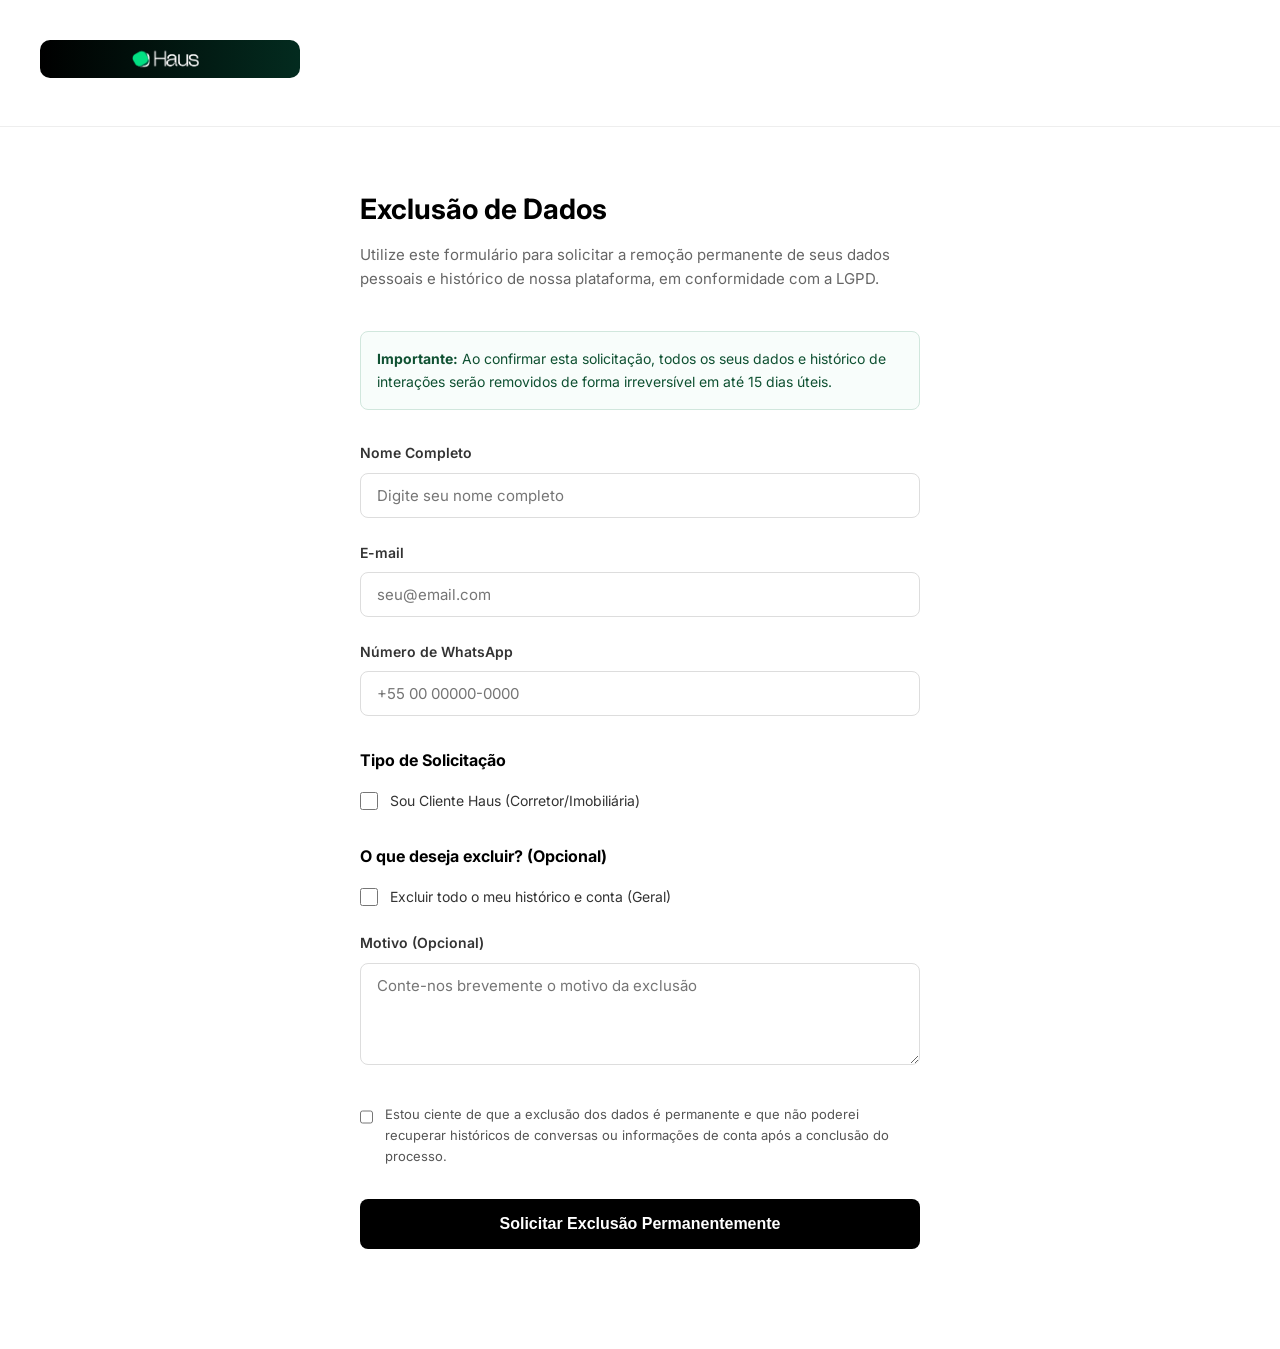
<file: exclusao-de-dados.html>
<!DOCTYPE html>
<html lang="pt-BR">
<head>
    <meta charset="UTF-8">
    <meta name="viewport" content="width=device-width, initial-scale=1.0">
    <title>Solicitação de Exclusão de Dados - Hausbr.com</title>
    <link href="https://fonts.googleapis.com/css2?family=Inter:wght@300;400;600;700&display=swap" rel="stylesheet">
    <style>
        * {
            margin: 0;
            padding: 0;
            box-sizing: border-box;
        }

        body {
            font-family: 'Inter', sans-serif;
            background-color: #ffffff;
            color: #1a1a1a;
            line-height: 1.6;
            padding: 0;
        }

        header {
            padding: 40px;
            background: #ffffff;
            border-bottom: 1px solid #eee;
        }

        .logo-pill {
            background: linear-gradient(90deg, #000000 0%, #032b1f 100%);
            height: 38px;
            border-radius: 10px;
            display: inline-flex;
            align-items: center;
            padding: 0 20px;
            width: 260px;
            justify-content: center;
        }

        .logo-img {
            height: 38px;
            width: auto;
            object-fit: contain;
        }

        .container {
            max-width: 600px;
            margin: 0 auto;
            padding: 60px 20px 100px 20px;
        }

        h1 {
            font-size: 28px;
            font-weight: 700;
            margin-bottom: 12px;
            color: #000;
        }

        p.subtitle {
            font-size: 15px;
            color: #666;
            margin-bottom: 40px;
        }

        .form-group {
            margin-bottom: 24px;
        }

        label {
            display: block;
            font-size: 14px;
            font-weight: 600;
            margin-bottom: 8px;
            color: #333;
        }

        input[type="text"],
        input[type="email"],
        input[type="tel"],
        textarea {
            width: 100%;
            padding: 12px 16px;
            border: 1px solid #ddd;
            border-radius: 8px;
            font-family: 'Inter', sans-serif;
            font-size: 15px;
            transition: border-color 0.2s, box-shadow 0.2s;
            outline: none;
        }

        input:focus, textarea:focus {
            border-color: #008f5d;
            box-shadow: 0 0 0 3px rgba(0, 143, 93, 0.1);
        }

        .checkbox-group {
            display: flex;
            align-items: center;
            gap: 12px;
            margin-bottom: 12px;
            cursor: pointer;
        }

        .checkbox-group input {
            width: 18px;
            height: 18px;
            cursor: pointer;
            accent-color: #008f5d;
        }

        .checkbox-group label {
            margin-bottom: 0;
            font-weight: 400;
            cursor: pointer;
        }

        .section-title {
            font-size: 16px;
            font-weight: 700;
            margin-top: 32px;
            margin-bottom: 16px;
            color: #000;
        }

        .btn-submit {
            width: 100%;
            background: #000;
            color: #fff;
            border: none;
            padding: 16px;
            border-radius: 8px;
            font-size: 16px;
            font-weight: 600;
            cursor: pointer;
            transition: background 0.2s, transform 0.1s;
            margin-top: 20px;
        }

        .btn-submit:hover {
            background: #333;
        }

        .btn-submit:active {
            transform: scale(0.98);
        }

        .alert-info {
            background: #f8fdfb;
            border: 1px solid #d1e7dd;
            padding: 16px;
            border-radius: 8px;
            font-size: 14px;
            color: #0f5132;
            margin-bottom: 32px;
        }

        @media (max-width: 600px) {
            header {
                padding: 20px;
            }
            .container {
                padding-top: 40px;
            }
        }
    </style>
</head>
<body>
    <header>
        <div class="logo-pill">
            <img src="Haus - Logo.png" alt="Haus Logo" class="logo-img">
        </div>
    </header>

    <div class="container" id="formContainer">
        <h1>Exclusão de Dados</h1>
        <p class="subtitle">Utilize este formulário para solicitar a remoção permanente de seus dados pessoais e histórico de nossa plataforma, em conformidade com a LGPD.</p>

        <div class="alert-info">
            <strong>Importante:</strong> Ao confirmar esta solicitação, todos os seus dados e histórico de interações serão removidos de forma irreversível em até 15 dias úteis.
        </div>

        <form id="exclusionForm">
            <div class="form-group">
                <label for="fullName">Nome Completo</label>
                <input type="text" id="fullName" name="fullName" placeholder="Digite seu nome completo" required>
            </div>

            <div class="form-group">
                <label for="email">E-mail</label>
                <input type="email" id="email" name="email" placeholder="seu@email.com" required>
            </div>

            <div class="form-group">
                <label for="whatsapp">Número de WhatsApp</label>
                <input type="tel" id="whatsapp" name="whatsapp" placeholder="+55 00 00000-0000" required>
            </div>

            <div class="section-title">Tipo de Solicitação</div>
            <div class="checkbox-group">
                <input type="checkbox" id="isClient" name="isClient">
                <label for="isClient">Sou Cliente Haus (Corretor/Imobiliária)</label>
            </div>

            <div class="section-title">O que deseja excluir? (Opcional)</div>
            <div class="checkbox-group">
                <input type="checkbox" id="deleteAll" name="deleteAll">
                <label for="deleteAll">Excluir todo o meu histórico e conta (Geral)</label>
            </div>

            <div class="form-group" style="margin-top: 24px;">
                <label for="reason">Motivo (Opcional)</label>
                <textarea id="reason" name="reason" rows="4" placeholder="Conte-nos brevemente o motivo da exclusão"></textarea>
            </div>

            <div class="checkbox-group" style="margin-top: 32px; align-items: flex-start;">
                <input type="checkbox" id="agreement" name="agreement" required style="margin-top: 4px;">
                <label for="agreement" style="font-size: 13px; color: #555;">
                    Estou ciente de que a exclusão dos dados é permanente e que não poderei recuperar históricos de conversas ou informações de conta após a conclusão do processo.
                </label>
            </div>

            <button type="submit" class="btn-submit">Solicitar Exclusão Permanentemente</button>
        </form>
    </div>

    <!-- Mensagem de Sucesso (Inicialmente Escondida) -->
    <div class="container" id="successContainer" style="display: none; padding-top: 60px;">
        <h1 style="color: #008f5d; margin-bottom: 24px;">Solicitação Enviada!</h1>
        <p class="subtitle" style="text-align: left; margin-bottom: 32px;">Recebemos sua solicitação de exclusão de dados com sucesso. Nossa equipe de privacidade irá processar o pedido e retornaremos o contato em breve através do e-mail informado.</p>
        <a href="index.html" style="color: #008f5d; font-weight: 700; text-decoration: none; font-size: 16px;">Voltar ao início</a>
    </div>

    <script>
        // Máscara para WhatsApp
        const whatsappInput = document.getElementById('whatsapp');
        
        whatsappInput.addEventListener('input', function (e) {
            let x = e.target.value.replace(/\D/g, '').match(/(\d{0,2})(\d{0,2})(\d{0,5})(\d{0,4})/);
            
            if (!x[1]) {
                e.target.value = '';
            } else if (!x[2] && x[1]) {
                e.target.value = '+' + x[1];
            } else if (x[2] && !x[3]) {
                e.target.value = '+' + x[1] + ' (' + x[2];
            } else if (x[3] && !x[4]) {
                e.target.value = '+' + x[1] + ' (' + x[2] + ') ' + x[3];
            } else if (x[4]) {
                e.target.value = '+' + x[1] + ' (' + x[2] + ') ' + x[3] + '-' + x[4];
            }
        });

        // Manipulação do Formulário
        document.getElementById('exclusionForm').addEventListener('submit', function(e) {
            e.preventDefault();
            
            // Simula o processamento e mostra mensagem de sucesso
            document.getElementById('formContainer').style.display = 'none';
            document.getElementById('successContainer').style.display = 'block';
            
            // Aqui futuramente será feita a conexão com o banco de dados
            console.log("Dados coletados para envio.");
        });
    </script>
</body>
</html>
</file>
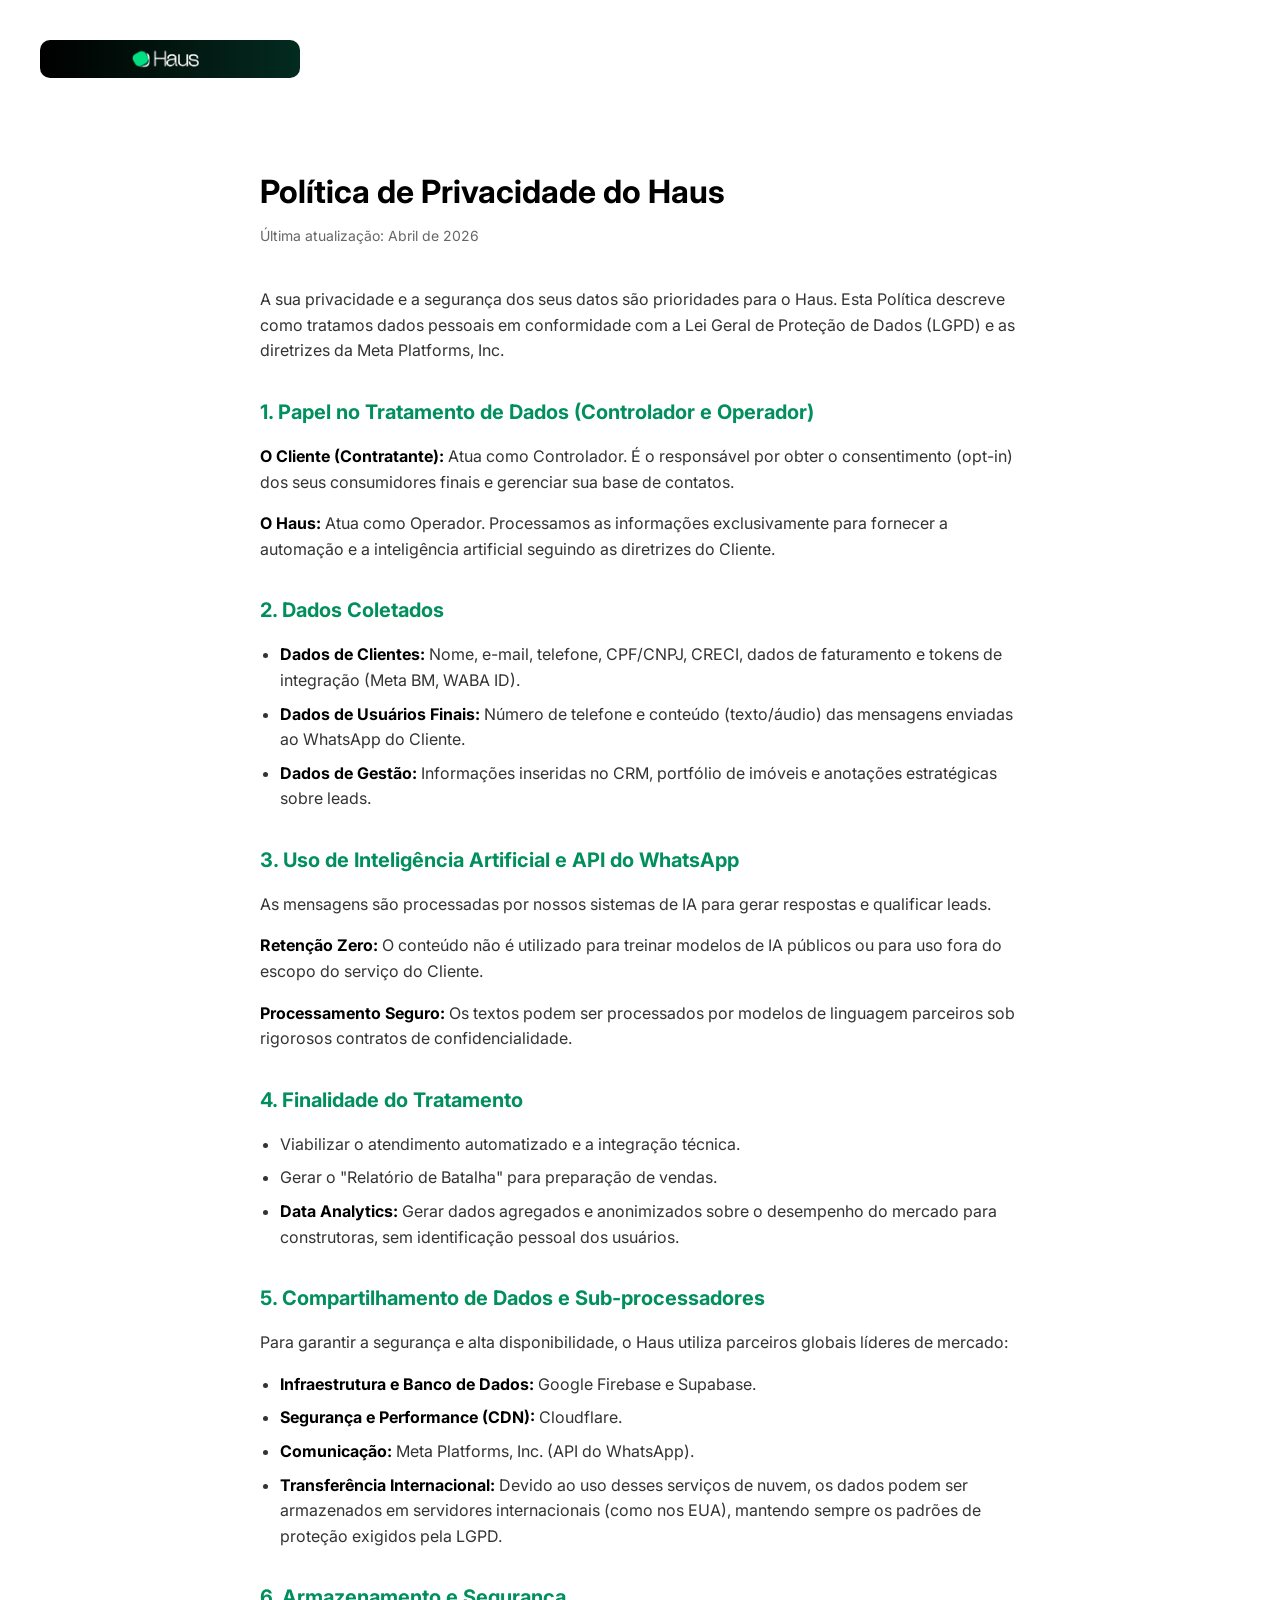
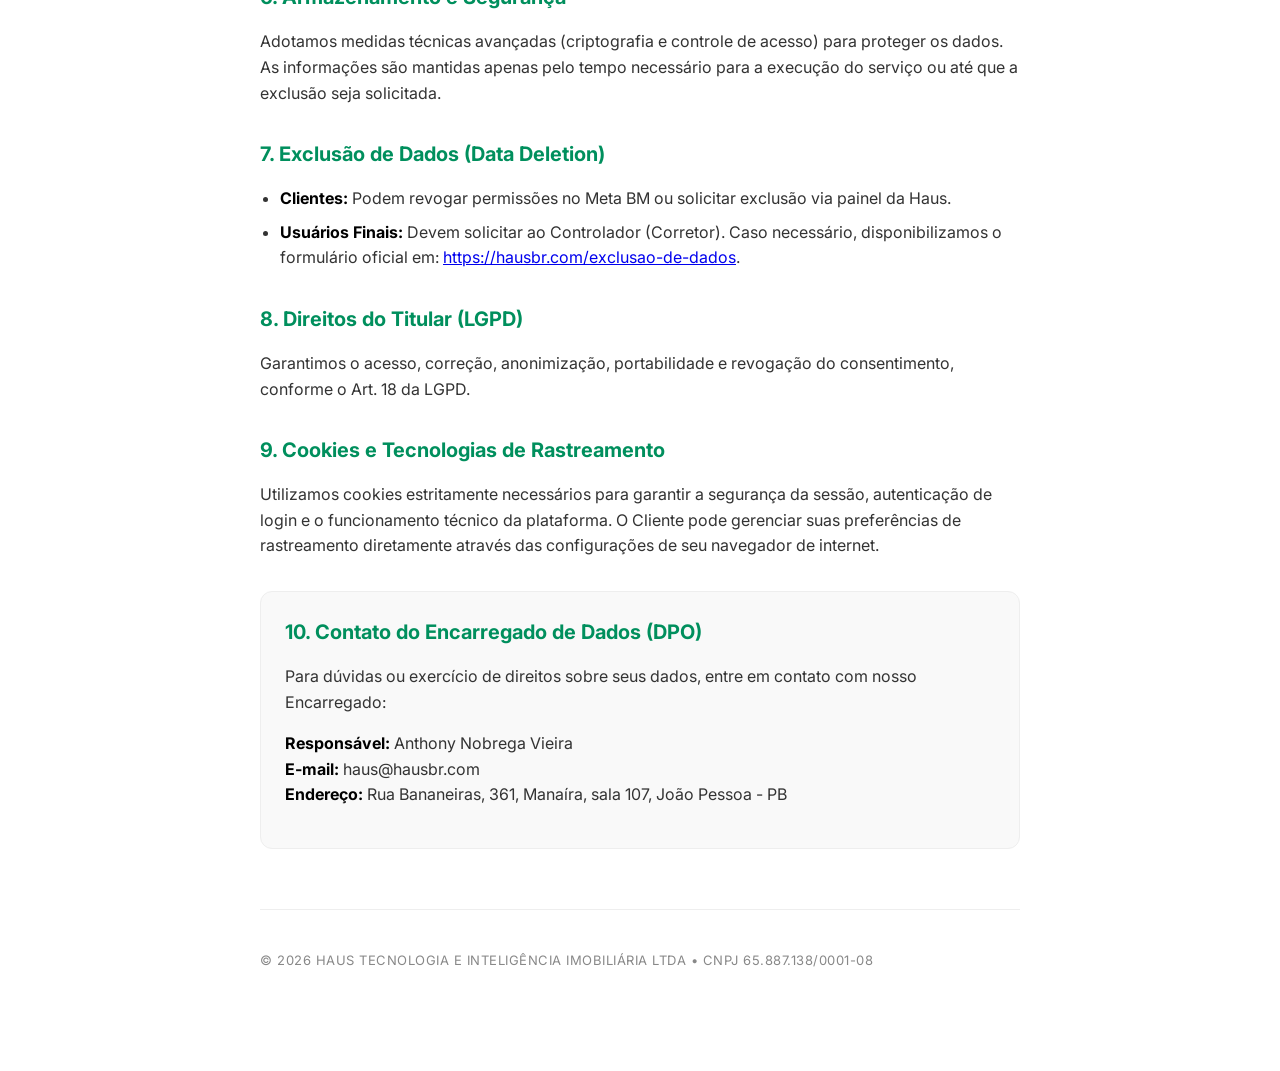
<file: politica-de-privacidade.html>
<!DOCTYPE html>
<html lang="pt-BR">
<head>
    <meta charset="UTF-8">
    <meta name="viewport" content="width=device-width, initial-scale=1.0">
    <title>Política de Privacidade - Hausbr.com</title>
    <link href="https://fonts.googleapis.com/css2?family=Inter:wght@300;400;600;700&display=swap" rel="stylesheet">
    <style>
        * {
            margin: 0;
            padding: 0;
            box-sizing: border-box;
        }

        body {
            font-family: 'Inter', sans-serif;
            background-color: #ffffff;
            color: #1a1a1a;
            line-height: 1.6;
            padding: 0;
        }

        header {
            padding: 40px;
            position: sticky;
            top: 0;
            background: rgba(255, 255, 255, 0.9);
            backdrop-filter: blur(10px);
            z-index: 100;
        }

        .logo-pill {
            background: linear-gradient(90deg, #000000 0%, #032b1f 100%);
            height: 38px;
            border-radius: 10px;
            display: inline-flex;
            align-items: center;
            padding: 0 20px;
            width: 260px;
            justify-content: center;
        }

        .logo-img {
            height: 38px;
            width: auto;
            object-fit: contain;
        }

        .container {
            max-width: 800px;
            margin: 0 auto;
            padding: 40px 20px 100px 20px;
        }

        h1 {
            font-size: 32px;
            font-weight: 700;
            margin-bottom: 8px;
            color: #000;
        }

        .last-update {
            font-size: 14px;
            color: #666;
            margin-bottom: 40px;
        }

        section {
            margin-bottom: 32px;
        }

        h2 {
            font-size: 20px;
            font-weight: 700;
            margin-bottom: 16px;
            color: #008f5d; /* Verde Haus para destaque */
        }

        p {
            margin-bottom: 16px;
            color: #333;
            font-size: 16px;
        }

        strong {
            color: #000;
        }

        ul {
            margin-bottom: 16px;
            padding-left: 20px;
        }

        li {
            margin-bottom: 8px;
            color: #333;
        }

        footer {
            margin-top: 60px;
            padding-top: 40px;
            border-top: 1px solid #eee;
            color: #888;
            font-size: 13px;
            text-transform: uppercase;
            letter-spacing: 0.5px;
        }

        .contact-info {
            background: #f9f9f9;
            padding: 24px;
            border-radius: 12px;
            border: 1px solid #eee;
        }

        @media (max-width: 600px) {
            header {
                padding: 20px;
            }
            .container {
                padding-top: 20px;
            }
            h1 {
                font-size: 24px;
            }
        }
    </style>
</head>
<body>
    <header>
        <div class="logo-pill">
            <img src="Haus - Logo.png" alt="Haus Logo" class="logo-img">
        </div>
    </header>

    <div class="container">
        <h1>Política de Privacidade do Haus</h1>
        <p class="last-update">Última atualização: Abril de 2026</p>

        <section>
            <p>A sua privacidade e a segurança dos seus datos são prioridades para o Haus. Esta Política descreve como tratamos dados pessoais em conformidade com a Lei Geral de Proteção de Dados (LGPD) e as diretrizes da Meta Platforms, Inc.</p>
        </section>

        <section>
            <h2>1. Papel no Tratamento de Dados (Controlador e Operador)</h2>
            <p><strong>O Cliente (Contratante):</strong> Atua como Controlador. É o responsável por obter o consentimento (opt-in) dos seus consumidores finais e gerenciar sua base de contatos.</p>
            <p><strong>O Haus:</strong> Atua como Operador. Processamos as informações exclusivamente para fornecer a automação e a inteligência artificial seguindo as diretrizes do Cliente.</p>
        </section>

        <section>
            <h2>2. Dados Coletados</h2>
            <ul>
                <li><strong>Dados de Clientes:</strong> Nome, e-mail, telefone, CPF/CNPJ, CRECI, dados de faturamento e tokens de integração (Meta BM, WABA ID).</li>
                <li><strong>Dados de Usuários Finais:</strong> Número de telefone e conteúdo (texto/áudio) das mensagens enviadas ao WhatsApp do Cliente.</li>
                <li><strong>Dados de Gestão:</strong> Informações inseridas no CRM, portfólio de imóveis e anotações estratégicas sobre leads.</li>
            </ul>
        </section>

        <section>
            <h2>3. Uso de Inteligência Artificial e API do WhatsApp</h2>
            <p>As mensagens são processadas por nossos sistemas de IA para gerar respostas e qualificar leads.</p>
            <p><strong>Retenção Zero:</strong> O conteúdo não é utilizado para treinar modelos de IA públicos ou para uso fora do escopo do serviço do Cliente.</p>
            <p><strong>Processamento Seguro:</strong> Os textos podem ser processados por modelos de linguagem parceiros sob rigorosos contratos de confidencialidade.</p>
        </section>

        <section>
            <h2>4. Finalidade do Tratamento</h2>
            <ul>
                <li>Viabilizar o atendimento automatizado e a integração técnica.</li>
                <li>Gerar o "Relatório de Batalha" para preparação de vendas.</li>
                <li><strong>Data Analytics:</strong> Gerar dados agregados e anonimizados sobre o desempenho do mercado para construtoras, sem identificação pessoal dos usuários.</li>
            </ul>
        </section>

        <section>
            <h2>5. Compartilhamento de Dados e Sub-processadores</h2>
            <p>Para garantir a segurança e alta disponibilidade, o Haus utiliza parceiros globais líderes de mercado:</p>
            <ul>
                <li><strong>Infraestrutura e Banco de Dados:</strong> Google Firebase e Supabase.</li>
                <li><strong>Segurança e Performance (CDN):</strong> Cloudflare.</li>
                <li><strong>Comunicação:</strong> Meta Platforms, Inc. (API do WhatsApp).</li>
                <li><strong>Transferência Internacional:</strong> Devido ao uso desses serviços de nuvem, os dados podem ser armazenados em servidores internacionais (como nos EUA), mantendo sempre os padrões de proteção exigidos pela LGPD.</li>
            </ul>
        </section>

        <section>
            <h2>6. Armazenamento e Segurança</h2>
            <p>Adotamos medidas técnicas avançadas (criptografia e controle de acesso) para proteger os dados. As informações são mantidas apenas pelo tempo necessário para a execução do serviço ou até que a exclusão seja solicitada.</p>
        </section>

        <section>
            <h2>7. Exclusão de Dados (Data Deletion)</h2>
            <ul>
                <li><strong>Clientes:</strong> Podem revogar permissões no Meta BM ou solicitar exclusão via painel da Haus.</li>
                <li><strong>Usuários Finais:</strong> Devem solicitar ao Controlador (Corretor). Caso necessário, disponibilizamos o formulário oficial em: <a href="https://hausbr.com/exclusao-de-dados">https://hausbr.com/exclusao-de-dados</a>.</li>
            </ul>
        </section>

        <section>
            <h2>8. Direitos do Titular (LGPD)</h2>
            <p>Garantimos o acesso, correção, anonimização, portabilidade e revogação do consentimento, conforme o Art. 18 da LGPD.</p>
        </section>

        <section>
            <h2>9. Cookies e Tecnologias de Rastreamento</h2>
            <p>Utilizamos cookies estritamente necessários para garantir a segurança da sessão, autenticação de login e o funcionamento técnico da plataforma. O Cliente pode gerenciar suas preferências de rastreamento diretamente através das configurações de seu navegador de internet.</p>
        </section>

        <section class="contact-info">
            <h2>10. Contato do Encarregado de Dados (DPO)</h2>
            <p>Para dúvidas ou exercício de direitos sobre seus dados, entre em contato com nosso Encarregado:</p>
            <p>
                <strong>Responsável:</strong> Anthony Nobrega Vieira<br>
                <strong>E-mail:</strong> haus@hausbr.com<br>
                <strong>Endereço:</strong> Rua Bananeiras, 361, Manaíra, sala 107, João Pessoa - PB
            </p>
        </section>

        <footer>
            © 2026 Haus Tecnologia e Inteligência Imobiliária Ltda • CNPJ 65.887.138/0001-08
        </footer>
    </div>
</body>
</html>
</file>
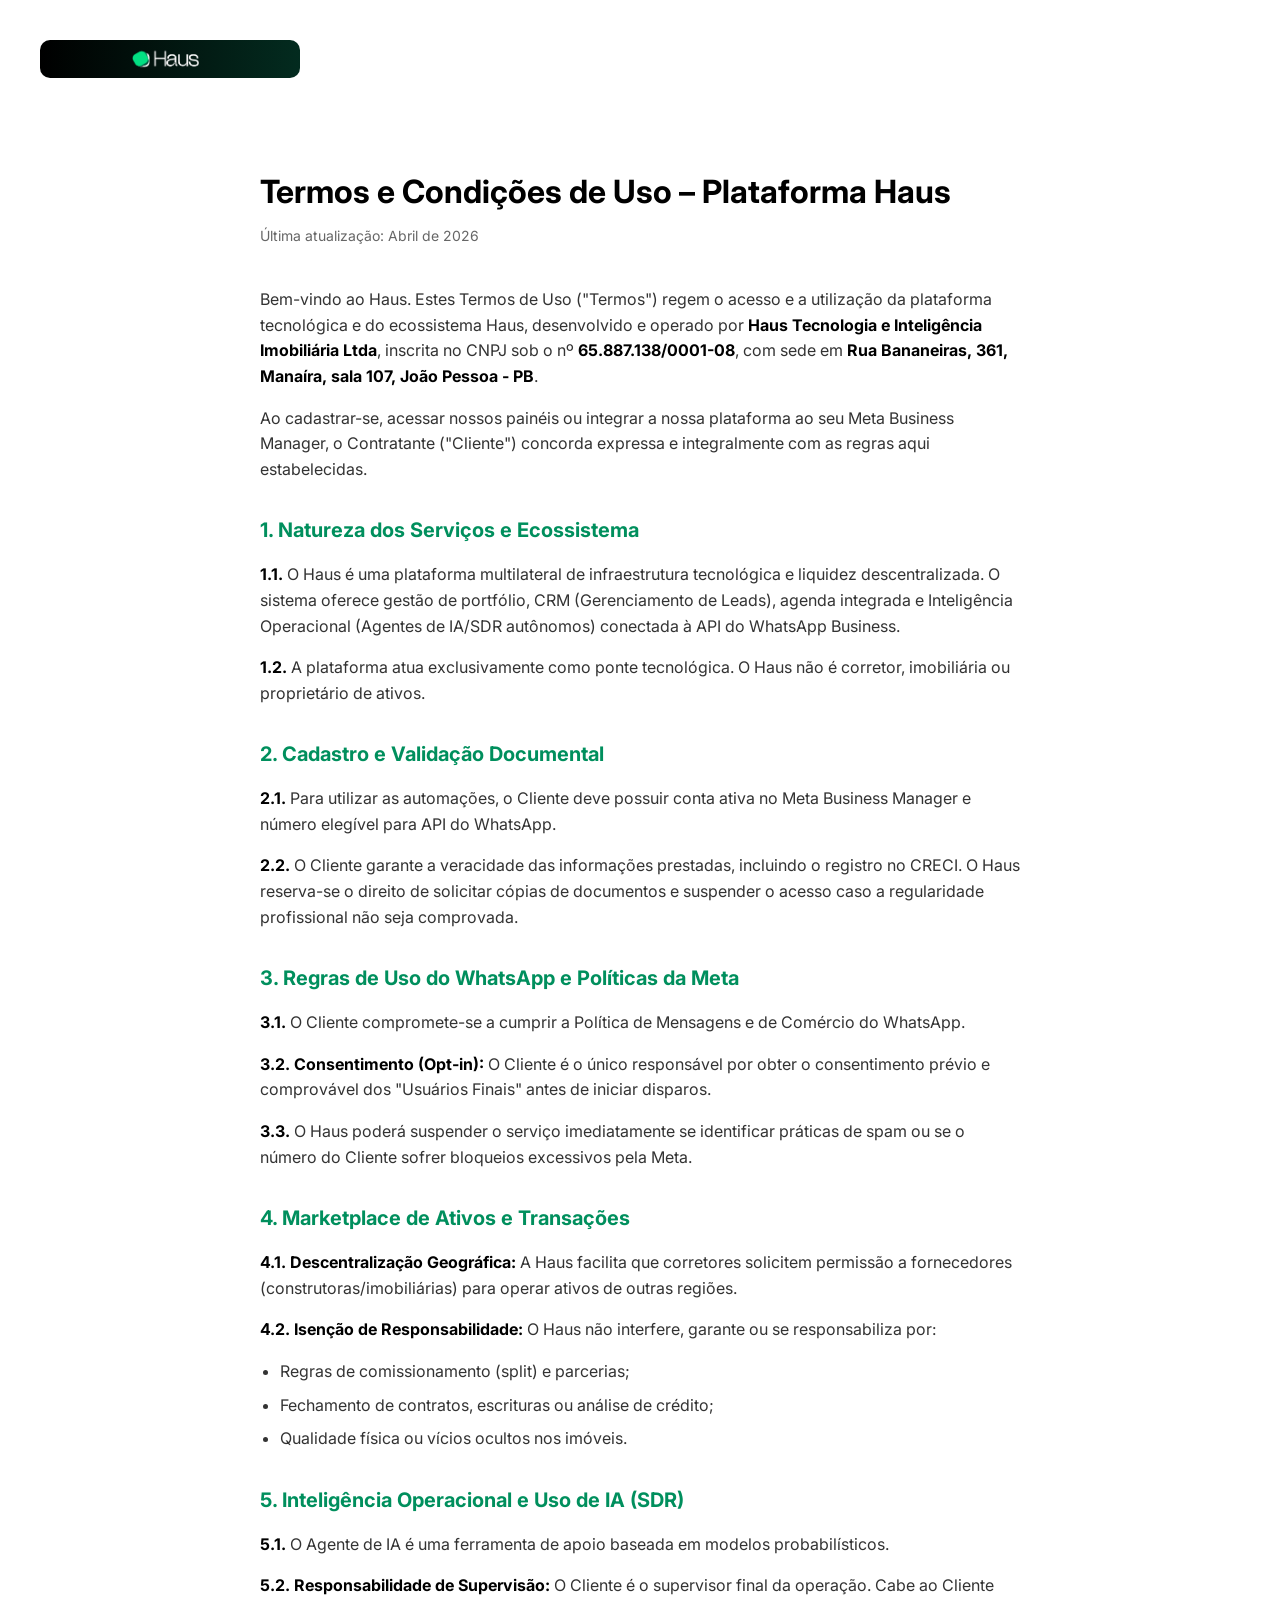
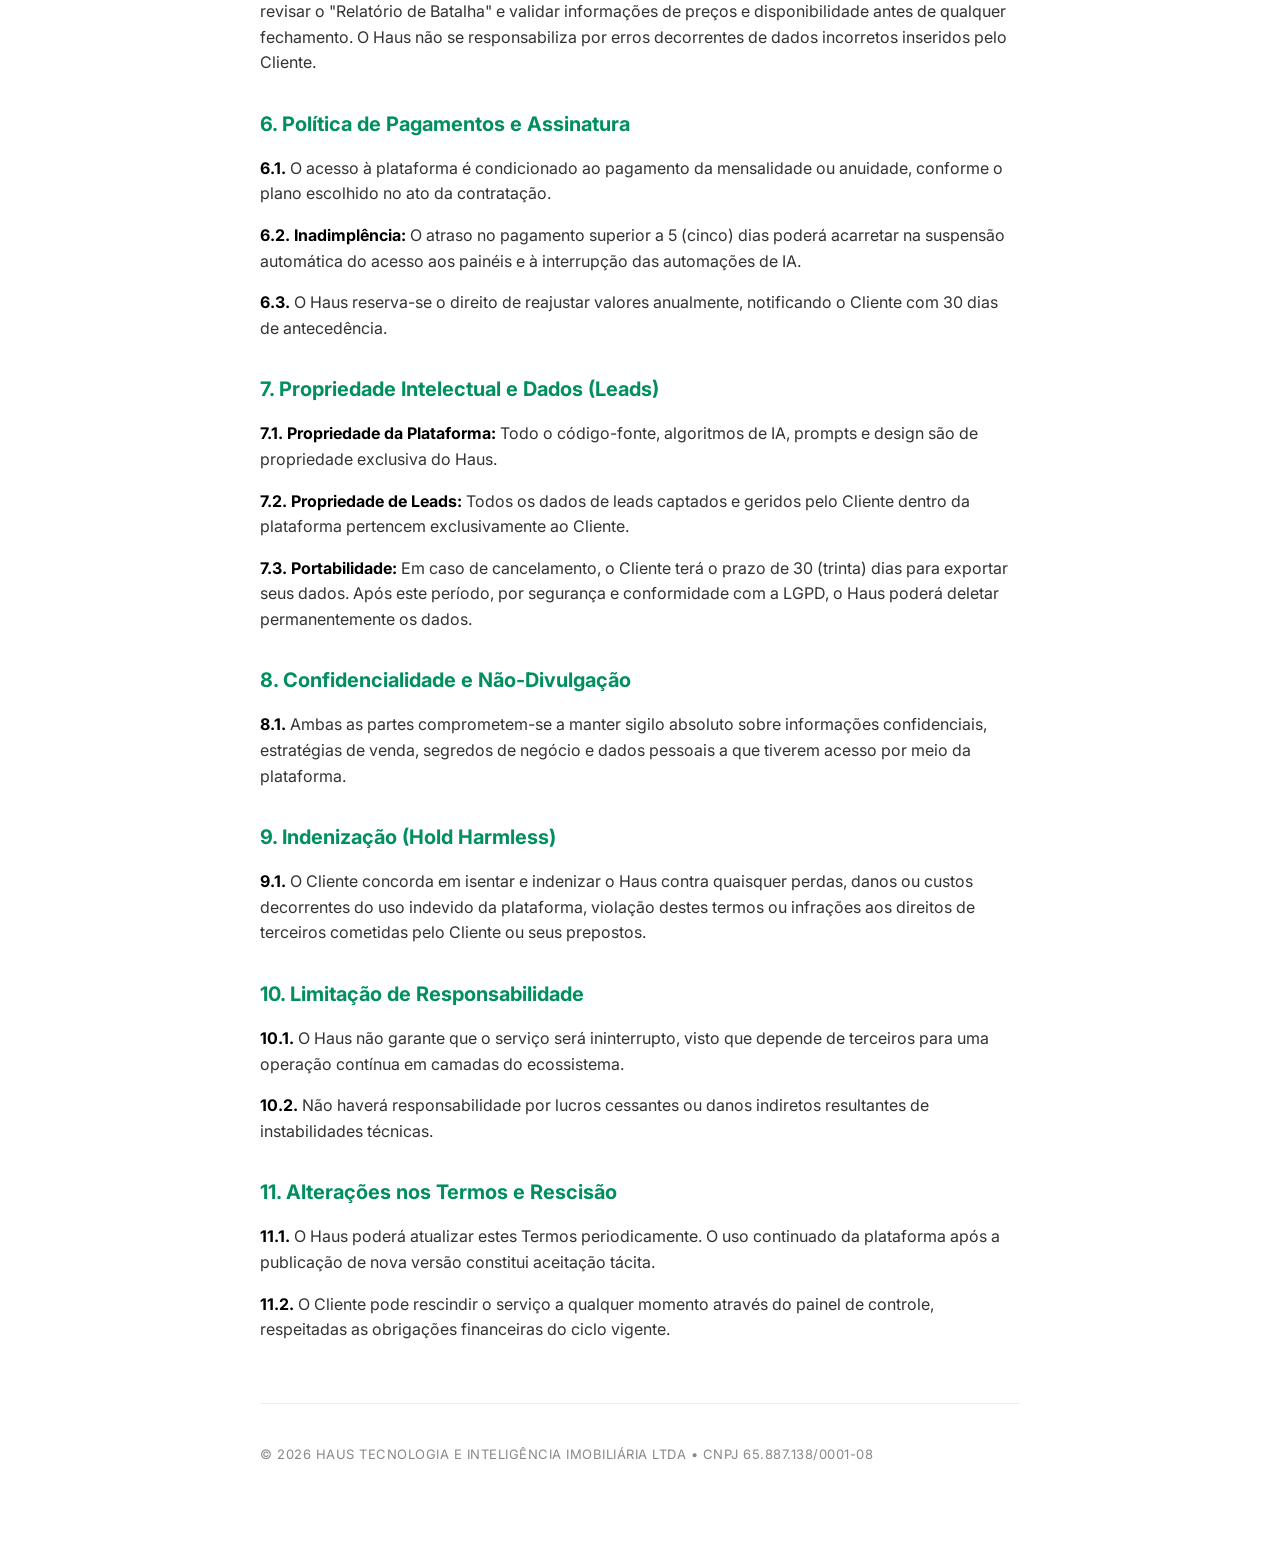
<file: termos-de-uso.html>
<!DOCTYPE html>
<html lang="pt-BR">
<head>
    <meta charset="UTF-8">
    <meta name="viewport" content="width=device-width, initial-scale=1.0">
    <title>Termos e Condições de Uso - Hausbr.com</title>
    <link href="https://fonts.googleapis.com/css2?family=Inter:wght@300;400;600;700&display=swap" rel="stylesheet">
    <style>
        * {
            margin: 0;
            padding: 0;
            box-sizing: border-box;
        }

        body {
            font-family: 'Inter', sans-serif;
            background-color: #ffffff;
            color: #1a1a1a;
            line-height: 1.6;
            padding: 0;
        }

        header {
            padding: 40px;
            position: sticky;
            top: 0;
            background: rgba(255, 255, 255, 0.9);
            backdrop-filter: blur(10px);
            z-index: 100;
        }

        .logo-pill {
            background: linear-gradient(90deg, #000000 0%, #032b1f 100%);
            height: 38px;
            border-radius: 10px;
            display: inline-flex;
            align-items: center;
            padding: 0 20px;
            width: 260px;
            justify-content: center;
        }

        .logo-img {
            height: 38px;
            width: auto;
            object-fit: contain;
        }

        .container {
            max-width: 800px;
            margin: 0 auto;
            padding: 40px 20px 100px 20px;
        }

        h1 {
            font-size: 32px;
            font-weight: 700;
            margin-bottom: 8px;
            color: #000;
        }

        .last-update {
            font-size: 14px;
            color: #666;
            margin-bottom: 40px;
        }

        section {
            margin-bottom: 32px;
        }

        h2 {
            font-size: 20px;
            font-weight: 700;
            margin-bottom: 16px;
            color: #008f5d; /* Verde Haus para destaque */
        }

        p {
            margin-bottom: 16px;
            color: #333;
            font-size: 16px;
        }

        strong {
            color: #000;
        }

        ul {
            margin-bottom: 16px;
            padding-left: 20px;
        }

        li {
            margin-bottom: 8px;
            color: #333;
        }

        footer {
            margin-top: 60px;
            padding-top: 40px;
            border-top: 1px solid #eee;
            color: #888;
            font-size: 13px;
            text-transform: uppercase;
            letter-spacing: 0.5px;
        }

        @media (max-width: 600px) {
            header {
                padding: 20px;
            }
            .container {
                padding-top: 20px;
            }
            h1 {
                font-size: 24px;
            }
        }
    </style>
</head>
<body>
    <header>
        <div class="logo-pill">
            <img src="Haus - Logo.png" alt="Haus Logo" class="logo-img">
        </div>
    </header>

    <div class="container">
        <h1>Termos e Condições de Uso – Plataforma Haus</h1>
        <p class="last-update">Última atualização: Abril de 2026</p>

        <section>
            <p>Bem-vindo ao Haus. Estes Termos de Uso ("Termos") regem o acesso e a utilização da plataforma tecnológica e do ecossistema Haus, desenvolvido e operado por <strong>Haus Tecnologia e Inteligência Imobiliária Ltda</strong>, inscrita no CNPJ sob o nº <strong>65.887.138/0001-08</strong>, com sede em <strong>Rua Bananeiras, 361, Manaíra, sala 107, João Pessoa - PB</strong>.</p>
            <p>Ao cadastrar-se, acessar nossos painéis ou integrar a nossa plataforma ao seu Meta Business Manager, o Contratante ("Cliente") concorda expressa e integralmente com as regras aqui estabelecidas.</p>
        </section>

        <section>
            <h2>1. Natureza dos Serviços e Ecossistema</h2>
            <p><strong>1.1.</strong> O Haus é uma plataforma multilateral de infraestrutura tecnológica e liquidez descentralizada. O sistema oferece gestão de portfólio, CRM (Gerenciamento de Leads), agenda integrada e Inteligência Operacional (Agentes de IA/SDR autônomos) conectada à API do WhatsApp Business.</p>
            <p><strong>1.2.</strong> A plataforma atua exclusivamente como ponte tecnológica. O Haus não é corretor, imobiliária ou proprietário de ativos.</p>
        </section>

        <section>
            <h2>2. Cadastro e Validação Documental</h2>
            <p><strong>2.1.</strong> Para utilizar as automações, o Cliente deve possuir conta ativa no Meta Business Manager e número elegível para API do WhatsApp.</p>
            <p><strong>2.2.</strong> O Cliente garante a veracidade das informações prestadas, incluindo o registro no CRECI. O Haus reserva-se o direito de solicitar cópias de documentos e suspender o acesso caso a regularidade profissional não seja comprovada.</p>
        </section>

        <section>
            <h2>3. Regras de Uso do WhatsApp e Políticas da Meta</h2>
            <p><strong>3.1.</strong> O Cliente compromete-se a cumprir a Política de Mensagens e de Comércio do WhatsApp.</p>
            <p><strong>3.2. Consentimento (Opt-in):</strong> O Cliente é o único responsável por obter o consentimento prévio e comprovável dos "Usuários Finais" antes de iniciar disparos.</p>
            <p><strong>3.3.</strong> O Haus poderá suspender o serviço imediatamente se identificar práticas de spam ou se o número do Cliente sofrer bloqueios excessivos pela Meta.</p>
        </section>

        <section>
            <h2>4. Marketplace de Ativos e Transações</h2>
            <p><strong>4.1. Descentralização Geográfica:</strong> A Haus facilita que corretores solicitem permissão a fornecedores (construtoras/imobiliárias) para operar ativos de outras regiões.</p>
            <p><strong>4.2. Isenção de Responsabilidade:</strong> O Haus não interfere, garante ou se responsabiliza por:</p>
            <ul>
                <li>Regras de comissionamento (split) e parcerias;</li>
                <li>Fechamento de contratos, escrituras ou análise de crédito;</li>
                <li>Qualidade física ou vícios ocultos nos imóveis.</li>
            </ul>
        </section>

        <section>
            <h2>5. Inteligência Operacional e Uso de IA (SDR)</h2>
            <p><strong>5.1.</strong> O Agente de IA é uma ferramenta de apoio baseada em modelos probabilísticos.</p>
            <p><strong>5.2. Responsabilidade de Supervisão:</strong> O Cliente é o supervisor final da operação. Cabe ao Cliente revisar o "Relatório de Batalha" e validar informações de preços e disponibilidade antes de qualquer fechamento. O Haus não se responsabiliza por erros decorrentes de dados incorretos inseridos pelo Cliente.</p>
        </section>

        <section>
            <h2>6. Política de Pagamentos e Assinatura</h2>
            <p><strong>6.1.</strong> O acesso à plataforma é condicionado ao pagamento da mensalidade ou anuidade, conforme o plano escolhido no ato da contratação.</p>
            <p><strong>6.2. Inadimplência:</strong> O atraso no pagamento superior a 5 (cinco) dias poderá acarretar na suspensão automática do acesso aos painéis e à interrupção das automações de IA.</p>
            <p><strong>6.3.</strong> O Haus reserva-se o direito de reajustar valores anualmente, notificando o Cliente com 30 dias de antecedência.</p>
        </section>

        <section>
            <h2>7. Propriedade Intelectual e Dados (Leads)</h2>
            <p><strong>7.1. Propriedade da Plataforma:</strong> Todo o código-fonte, algoritmos de IA, prompts e design são de propriedade exclusiva do Haus.</p>
            <p><strong>7.2. Propriedade de Leads:</strong> Todos os dados de leads captados e geridos pelo Cliente dentro da plataforma pertencem exclusivamente ao Cliente.</p>
            <p><strong>7.3. Portabilidade:</strong> Em caso de cancelamento, o Cliente terá o prazo de 30 (trinta) dias para exportar seus dados. Após este período, por segurança e conformidade com a LGPD, o Haus poderá deletar permanentemente os dados.</p>
        </section>

        <section>
            <h2>8. Confidencialidade e Não-Divulgação</h2>
            <p><strong>8.1.</strong> Ambas as partes comprometem-se a manter sigilo absoluto sobre informações confidenciais, estratégias de venda, segredos de negócio e dados pessoais a que tiverem acesso por meio da plataforma.</p>
        </section>

        <section>
            <h2>9. Indenização (Hold Harmless)</h2>
            <p><strong>9.1.</strong> O Cliente concorda em isentar e indenizar o Haus contra quaisquer perdas, danos ou custos decorrentes do uso indevido da plataforma, violação destes termos ou infrações aos direitos de terceiros cometidas pelo Cliente ou seus prepostos.</p>
        </section>

        <section>
            <h2>10. Limitação de Responsabilidade</h2>
            <p><strong>10.1.</strong> O Haus não garante que o serviço será ininterrupto, visto que depende de terceiros para uma operação contínua em camadas do ecossistema.</p>
            <p><strong>10.2.</strong> Não haverá responsabilidade por lucros cessantes ou danos indiretos resultantes de instabilidades técnicas.</p>
        </section>

        <section>
            <h2>11. Alterações nos Termos e Rescisão</h2>
            <p><strong>11.1.</strong> O Haus poderá atualizar estes Termos periodicamente. O uso continuado da plataforma após a publicação de nova versão constitui aceitação tácita.</p>
            <p><strong>11.2.</strong> O Cliente pode rescindir o serviço a qualquer momento através do painel de controle, respeitadas as obrigações financeiras do ciclo vigente.</p>
        </section>

        <footer>
            © 2026 Haus Tecnologia e Inteligência Imobiliária Ltda • CNPJ 65.887.138/0001-08
        </footer>
    </div>
</body>
</html>
</file>
